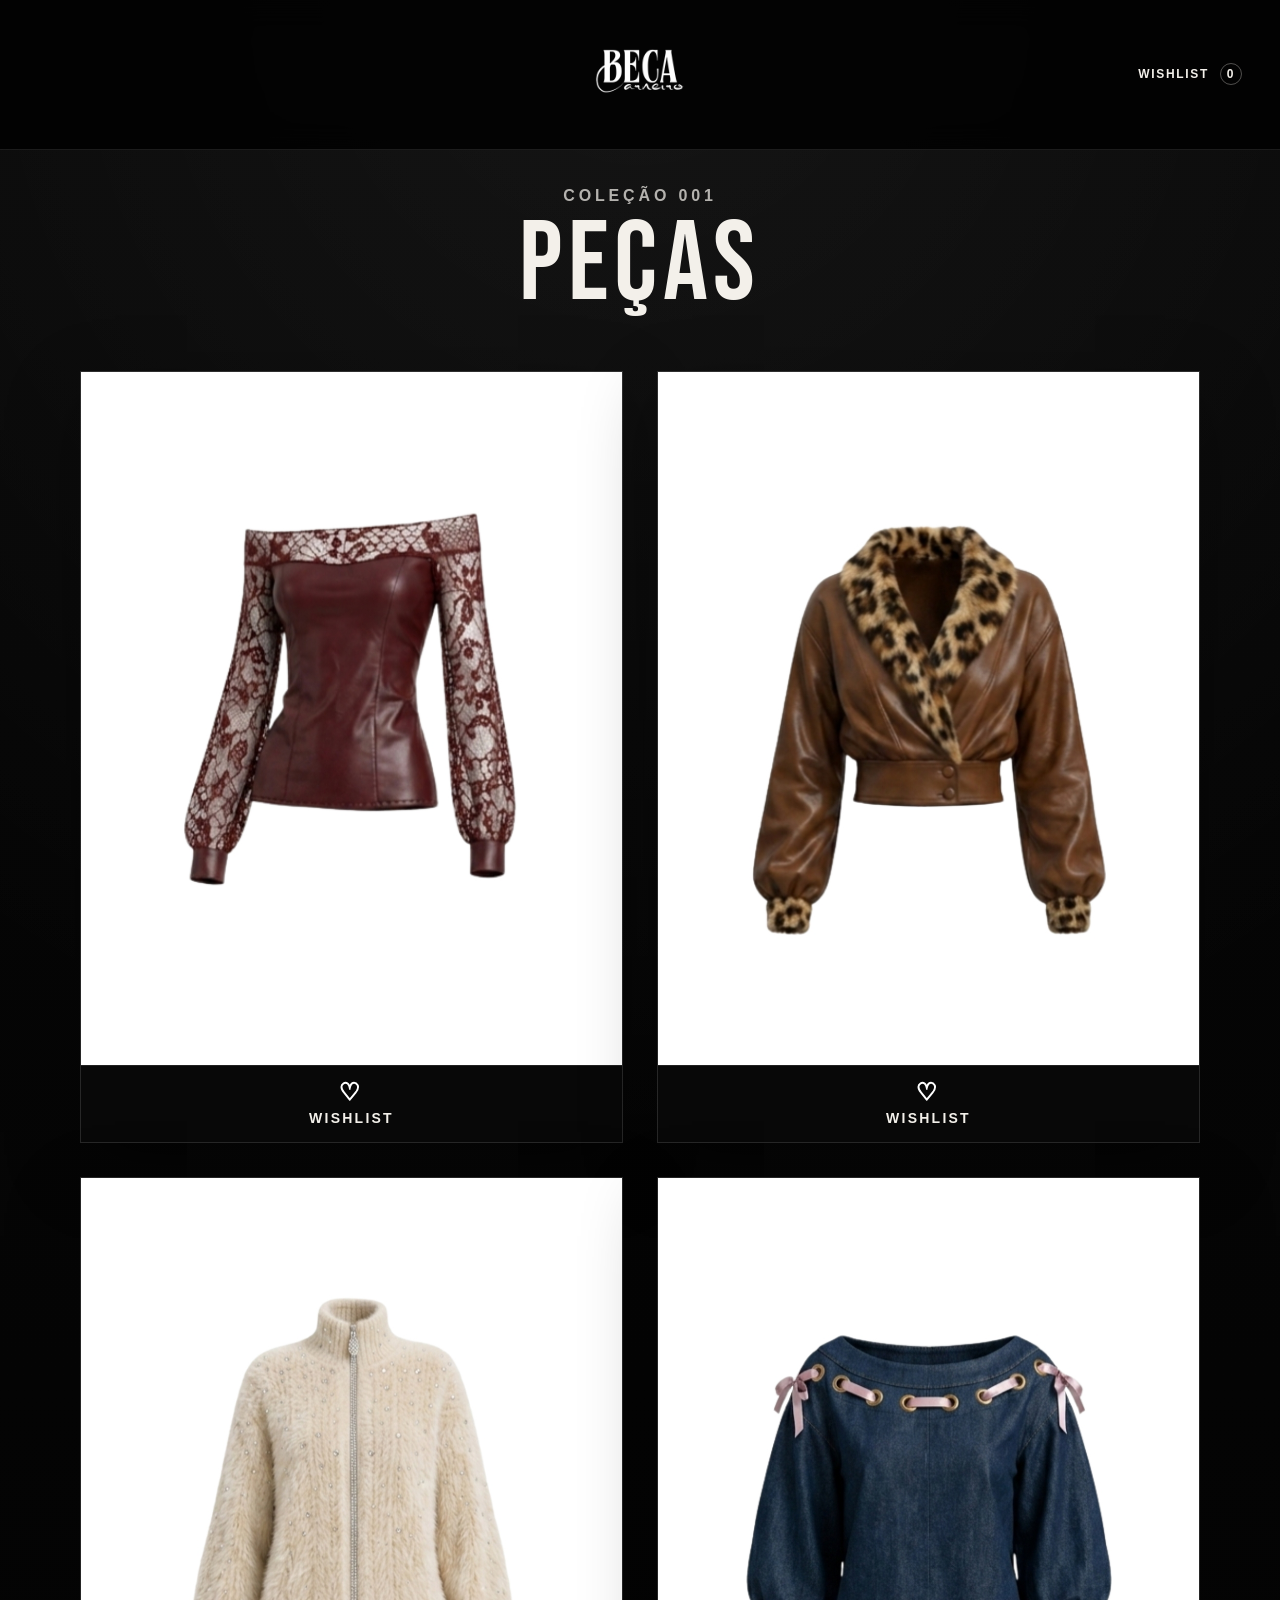
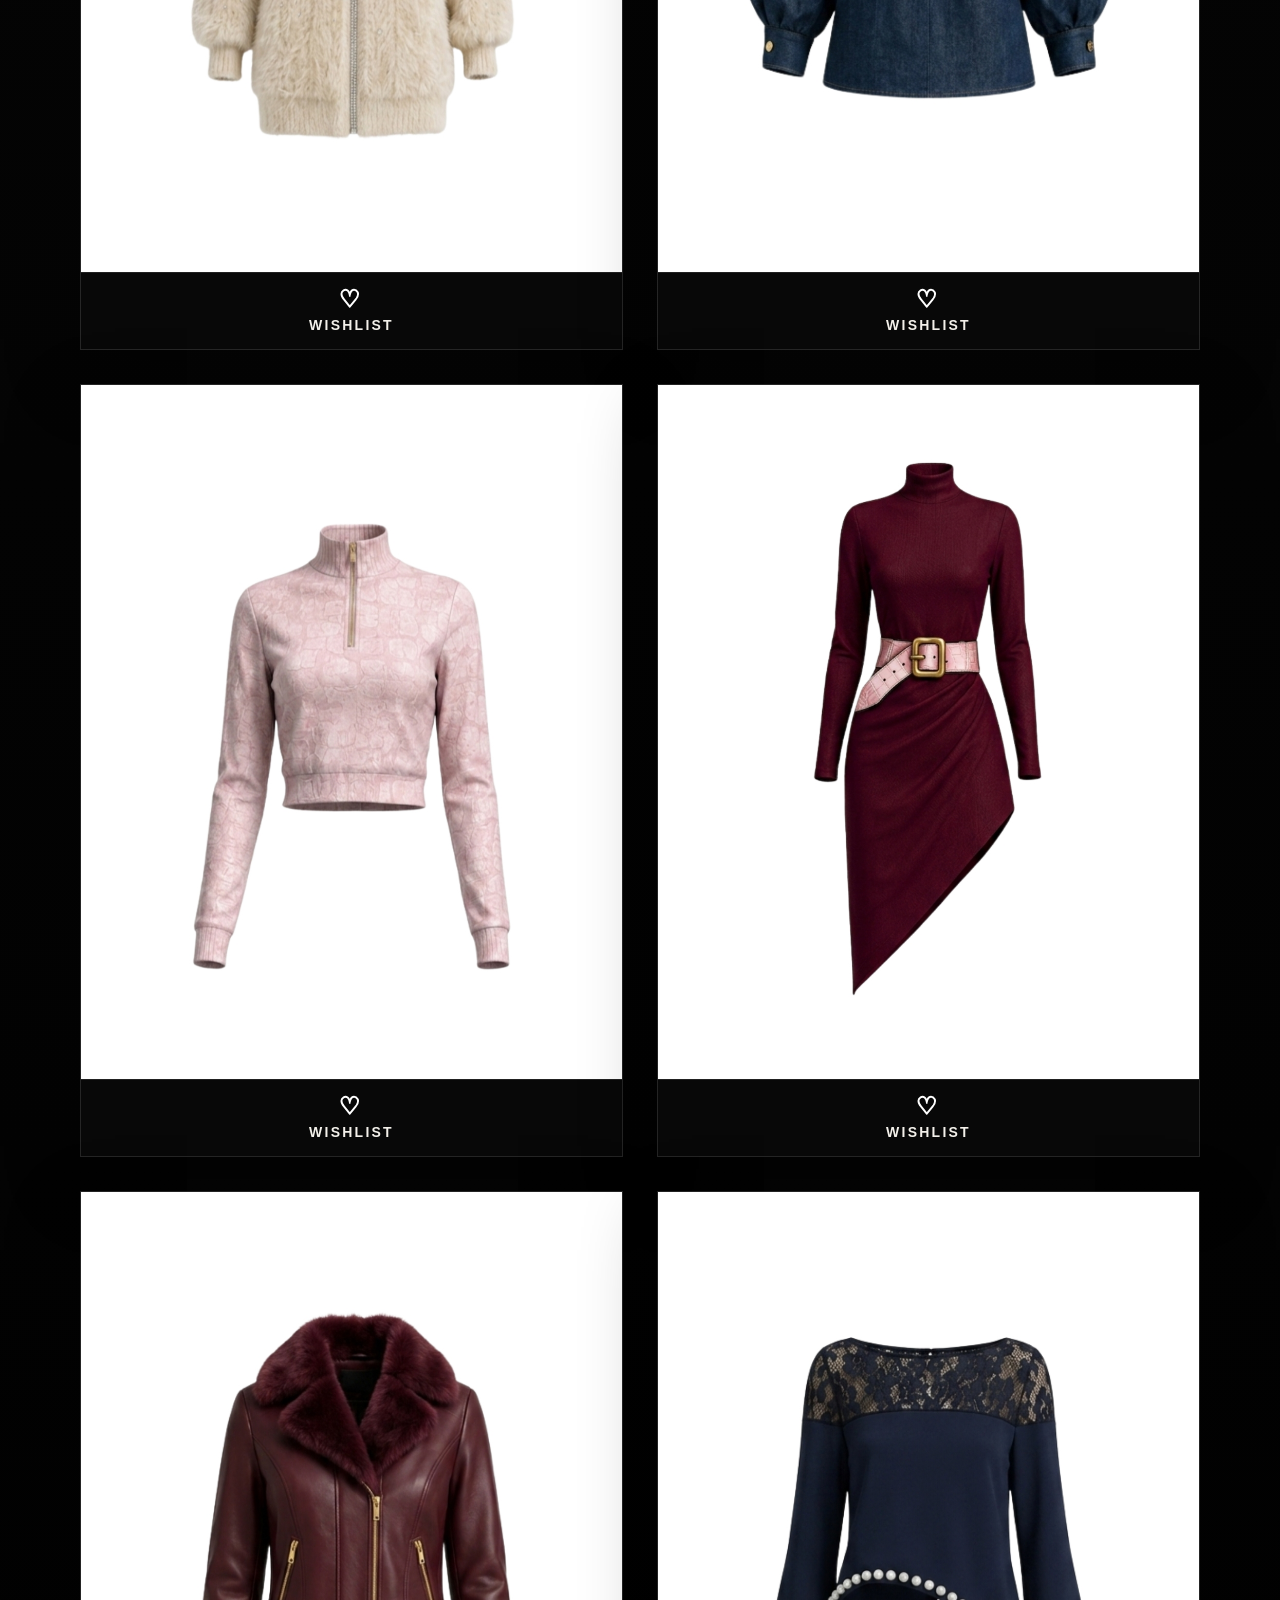
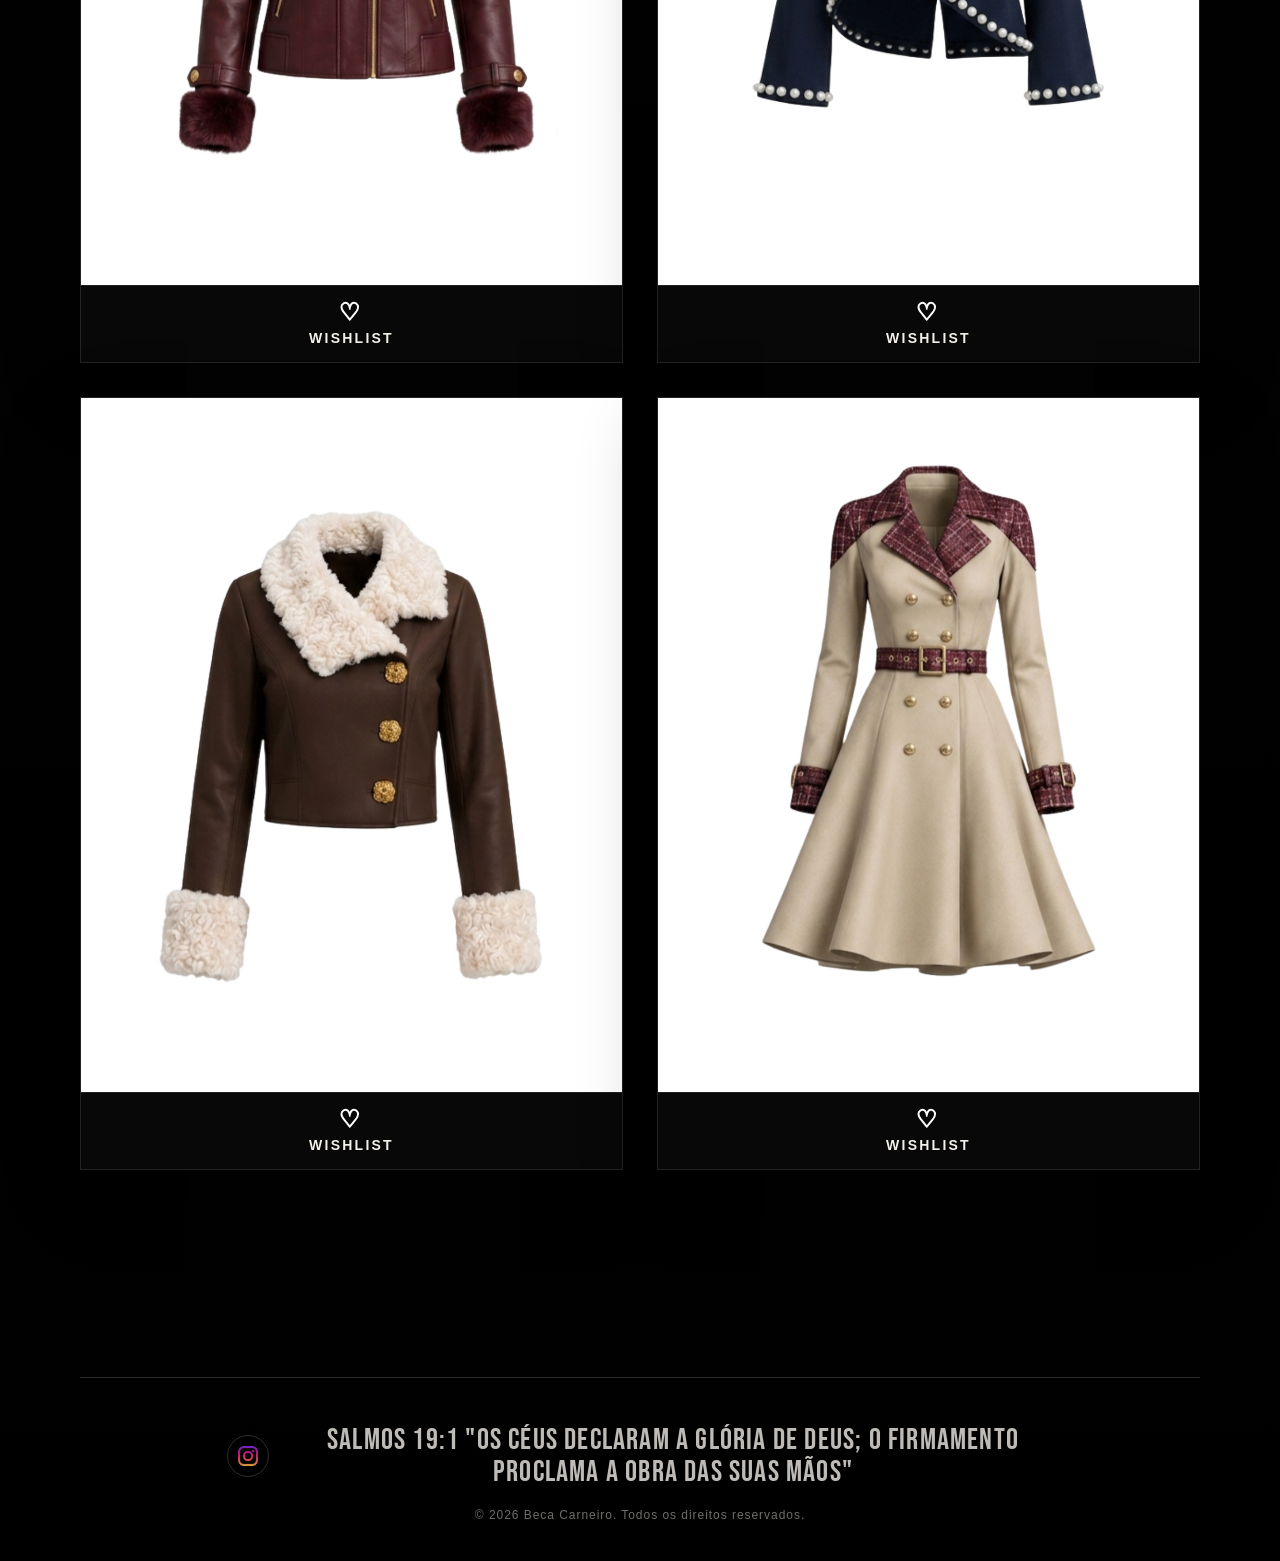
<file: colecao-001.html>
<!DOCTYPE html>
<html lang="pt-br">

<head>
    <meta charset="UTF-8">
    <meta name="viewport" content="width=device-width, initial-scale=1.0">
    <title>Coleção 001 | Beca Carneiro</title>
    <meta name="description" content="Peças da Coleção 001 Beca Carneiro.">
    <link rel="stylesheet" href="css/reset.css">
    <link rel="stylesheet" href="css/style.css">
    <link rel="stylesheet" href="css/responsivo.css">

    <link rel="apple-touch-icon" sizes="180x180" href="favicon_io/apple-touch-icon.png" />
    <link rel="icon" type="image/png" sizes="32x32" href="favicon_io/favicon-32x32.png" />
    <link rel="icon" type="image/png" sizes="16x16" href="favicon_io/favicon-16x16.png" />
    <link rel="manifest" href="favicon_io/site.webmanifest" />
</head>

<body>
    <header class="topo">
        <a class="topo-logo" href="index.html" aria-label="Voltar para a página inicial">
            <img src="assets/BECA-preto.png" alt="Beca Carneiro">
        </a>
        <a class="topo-wishlist" href="wishlist.html">Wishlist <span data-wishlist-count>0</span></a>
    </header>

    <main class="pagina-colecao">
        <section class="colecao-hero">
            <p>Coleção 001</p>
            <h1>Peças</h1>
        </section>

        <section class="pecas-grid" aria-label="Peças da Coleção 001">
            <article class="peca-card" id="look-001">
                <a class="peca-link" href="peca.html?look=1" aria-label="Ver detalhes da peça 001">
                    <img src="assets/looks1/WhatsApp Image 2026-05-26 at 21.13.23 (1).jpeg" alt="Peça 001 da Coleção 001">
                </a>
                <button class="wishlist-btn" type="button" data-wishlist-button data-look="1">Wishlist</button>
            </article>
            <article class="peca-card" id="look-002">
                <a class="peca-link" href="peca.html?look=2" aria-label="Ver detalhes da peça 002">
                    <img src="assets/looks2/WhatsApp Image 2026-05-26 at 21.13.20.jpeg" alt="Peça 002 da Coleção 001">
                </a>
                <button class="wishlist-btn" type="button" data-wishlist-button data-look="2">Wishlist</button>
            </article>
            <article class="peca-card" id="look-003">
                <a class="peca-link" href="peca.html?look=3" aria-label="Ver detalhes da peça 003">
                    <img src="assets/looks3/WhatsApp Image 2026-05-26 at 21.13.19 (1).jpeg" alt="Peça 003 da Coleção 001">
                </a>
                <button class="wishlist-btn" type="button" data-wishlist-button data-look="3">Wishlist</button>
            </article>
            <article class="peca-card" id="look-004">
                <a class="peca-link" href="peca.html?look=4" aria-label="Ver detalhes da peça 004">
                    <img src="assets/looks4/WhatsApp Image 2026-05-26 at 21.13.23 (1).jpeg" alt="Peça 004 da Coleção 001">
                </a>
                <button class="wishlist-btn" type="button" data-wishlist-button data-look="4">Wishlist</button>
            </article>
            <article class="peca-card" id="look-005">
                <a class="peca-link" href="peca.html?look=5" aria-label="Ver detalhes da peça 005">
                    <img src="assets/looks5/WhatsApp Image 2026-05-26 at 21.13.26 (1).jpeg" alt="Peça 005 da Coleção 001">
                </a>
                <button class="wishlist-btn" type="button" data-wishlist-button data-look="5">Wishlist</button>
            </article>
            <article class="peca-card" id="look-006">
                <a class="peca-link" href="peca.html?look=6" aria-label="Ver detalhes da peça 006">
                    <img src="assets/looks6/WhatsApp Image 2026-05-26 at 21.13.27.jpeg" alt="Peça 006 da Coleção 001">
                </a>
                <button class="wishlist-btn" type="button" data-wishlist-button data-look="6">Wishlist</button>
            </article>
            <article class="peca-card" id="look-007">
                <a class="peca-link" href="peca.html?look=7" aria-label="Ver detalhes da peça 007">
                    <img src="assets/looks7/WhatsApp Image 2026-05-26 at 21.13.32 (1).jpeg" alt="Peça 007 da Coleção 001">
                </a>
                <button class="wishlist-btn" type="button" data-wishlist-button data-look="7">Wishlist</button>
            </article>
            <article class="peca-card" id="look-008">
                <a class="peca-link" href="peca.html?look=8" aria-label="Ver detalhes da peça 008">
                    <img src="assets/looks8/WhatsApp Image 2026-05-26 at 21.13.31 (1).jpeg" alt="Peça 008 da Coleção 001">
                </a>
                <button class="wishlist-btn" type="button" data-wishlist-button data-look="8">Wishlist</button>
            </article>
            <article class="peca-card" id="look-009">
                <a class="peca-link" href="peca.html?look=9" aria-label="Ver detalhes da peça 009">
                    <img src="assets/looks9/WhatsApp Image 2026-05-26 at 21.13.31 (1).jpeg" alt="Peça 009 da Coleção 001">
                </a>
                <button class="wishlist-btn" type="button" data-wishlist-button data-look="9">Wishlist</button>
            </article>
            <article class="peca-card" id="look-010">
                <a class="peca-link" href="peca.html?look=10" aria-label="Ver detalhes da peça 010">
                    <img src="assets/looks10/WhatsApp Image 2026-05-26 at 21.13.33 (1).jpeg" alt="Peça 010 da Coleção 001">
                </a>
                <button class="wishlist-btn" type="button" data-wishlist-button data-look="10">Wishlist</button>
            </article>
           
        </section>
    </main>
    
     <footer>
        <div class="footer-logos">
            <a href="https://www.instagram.com/beccarneiro/?utm_source=ig_web_button_share_sheet" target="_blank" rel="noopener noreferrer">
                <img src="assets/instagram.png" alt="logo do instagram da marca Beca Carneiro">
            </a>
            <h2>Salmos 19:1 "Os céus declaram a glória de Deus; o firmamento proclama a obra das suas mãos"</h2>
        </div>
        
        <p>&copy; 2026 Beca Carneiro. Todos os direitos reservados.</p>
    </footer>

    <script src="js/wishlist.js"></script>
</body>

</html>
</file>
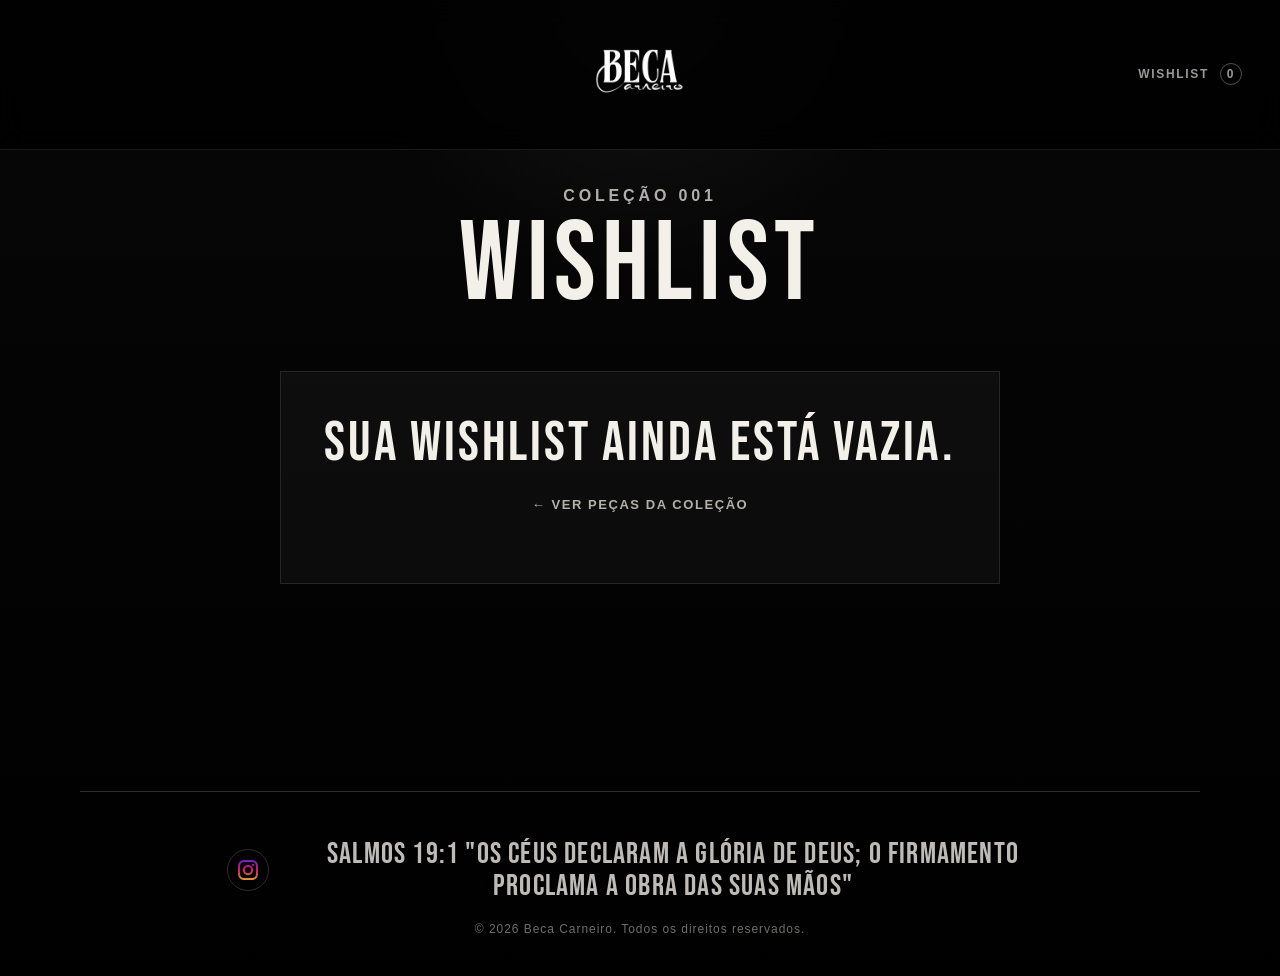
<file: wishlist.html>
<!DOCTYPE html>
<html lang="pt-br">

<head>
    <meta charset="UTF-8">
    <meta name="viewport" content="width=device-width, initial-scale=1.0">
    <title>Wishlist | Beca Carneiro</title>
    <meta name="description" content="Peças salvas na Wishlist da Coleção 001 Beca Carneiro.">
    <link rel="stylesheet" href="css/reset.css">
    <link rel="stylesheet" href="css/style.css">
    <link rel="stylesheet" href="css/responsivo.css">

    <link rel="apple-touch-icon" sizes="180x180" href="favicon_io/apple-touch-icon.png" />
    <link rel="icon" type="image/png" sizes="32x32" href="favicon_io/favicon-32x32.png" />
    <link rel="icon" type="image/png" sizes="16x16" href="favicon_io/favicon-16x16.png" />
    <link rel="manifest" href="favicon_io/site.webmanifest" />
</head>

<body>
    <header class="topo">
        <a class="topo-logo" href="index.html" aria-label="Voltar para a página inicial">
            <img src="assets/BECA-preto.png" alt="Beca Carneiro">
        </a>
        <a class="topo-wishlist" href="wishlist.html" aria-current="page">Wishlist <span data-wishlist-count>0</span></a>
    </header>

    <main class="pagina-wishlist">
        <section class="colecao-hero">
            <p>Coleção 001</p>
            <h1>Wishlist</h1>
        </section>

        <section class="wishlist-vazia" data-wishlist-empty hidden>
            <p>Sua wishlist ainda está vazia.</p>
            <a class="voltar-colecao" href="colecao-001.html">← Ver peças da coleção</a>
        </section>

        <section class="wishlist-grid" data-wishlist-list aria-label="Peças salvas"></section>
    </main>

     <footer>
        <div class="footer-logos">
            <a href="https://www.instagram.com/beccarneiro/?utm_source=ig_web_button_share_sheet" target="_blank" rel="noopener noreferrer">
                <img src="assets/instagram.png" alt="logo do instagram da marca Beca Carneiro">
            </a>
            <h2>Salmos 19:1 "Os céus declaram a glória de Deus; o firmamento proclama a obra das suas mãos"</h2>
        </div>
        
        <p>&copy; 2026 Beca Carneiro. Todos os direitos reservados.</p>
    </footer>

    <script src="js/wishlist.js"></script>
</body>

</html>
</file>
<file: css/style.css>
body {
  background:
    radial-gradient(circle at top, rgba(255, 255, 255, 0.06), transparent 24%),
    linear-gradient(180deg, #070707 0%, #030303 58%, #000 100%);
  color: #f3f0ea;
  padding-top: 100px;
}

@font-face {
  font-family: "BebasNeue-Regular";
  src: url(../fonts/BebasNeue-Regular.ttf) format("truetype");
  font-weight: normal;
  font-style: normal;
}

:root {
  --bebas: "BebasNeue-Regular";
  --paper: #f3f0ea;
  --muted: rgba(243, 240, 234, 0.72);
  --line: rgba(255, 255, 255, 0.1);
  --line-soft: rgba(255, 255, 255, 0.06);
  --panel: rgba(255, 255, 255, 0.03);
}

* {
  box-sizing: border-box;
}

html {
    overflow-x: hidden;
}

body {
    overflow-x: hidden;
}
/* gallery center style defined below */
.topo {
  position: fixed;
  top: 0;
  left: 0;
  z-index: 1000;
  width: 100%;
  min-height: 100px;
  display: flex;
  justify-content: center;
  align-items: center;
  padding: 18px 32px;
  background: rgba(0, 0, 0, 0.82);
  border-bottom: 1px solid var(--line);
  backdrop-filter: blur(14px);
}

.topo-logo {
  display: inline-flex;
  align-items: center;
}

.topo-logo img {
  width: 200px;
  display: block;
}

.topo-wishlist {
  position: absolute;
  right: clamp(16px, 4vw, 38px);
  top: 50%;
  transform: translateY(-50%);
  color: var(--paper);
  font-family: Arial, Helvetica, sans-serif;
  font-size: 12px;
  font-weight: 700;
  letter-spacing: 0.14em;
  text-decoration: none;
  text-transform: uppercase;
  transition: color 0.2s ease;
}

.topo-wishlist:hover,
.topo-wishlist:focus-visible,
.topo-wishlist[aria-current="page"] {
  color: rgba(243, 240, 234, 0.64);
}

.topo-wishlist span {
  display: inline-grid;
  place-items: center;
  min-width: 22px;
  min-height: 22px;
  margin-left: 6px;
  border: 1px solid rgba(243, 240, 234, 0.32);
  border-radius: 50%;
}

.topo-menu {
  display: flex;
  align-items: center;
  gap: 24px;
}

.topo-menu a {
  position: relative;
  color: var(--paper);
  font-family: var(--bebas);
  font-size: 28px;
  letter-spacing: 0.06em;
  text-decoration: none;
  transition: opacity 0.25s ease;
}

.topo-menu a::after {
  content: "";
  position: absolute;
  left: 0;
  bottom: -8px;
  width: 100%;
  height: 1px;
  background: rgba(255, 255, 255, 0.65);
  transform: scaleX(0);
  transform-origin: center;
  transition: transform 0.25s ease;
}

.topo-menu a:hover,
.topo-menu a[aria-current="page"] {
  opacity: 0.86;
}

.topo-menu a:hover::after,
.topo-menu a[aria-current="page"]::after {
  transform: scaleX(1);
}

.home {
  position: relative;
  min-height: calc(100vh - 100px);
  overflow: hidden;
  border-bottom: 1px solid var(--line-soft);
}

.home::before {
  content: "";
  position: absolute;
  inset: 0;
  background:
    linear-gradient(
      180deg,
      rgba(0, 0, 0, 0.1),
      rgba(0, 0, 0, 0.5) 78%,
      rgba(0, 0, 0, 0.75)
    ),
    linear-gradient(
      90deg,
      rgba(0, 0, 0, 0.34),
      transparent 45%,
      rgba(0, 0, 0, 0.26)
    );
  pointer-events: none;
}

.home video {
  display: block;
  width: 100%;
  height: calc(100vh - 100px);
  object-fit: cover;
  filter: saturate(0.8) contrast(1.04) brightness(0.8);
}

.galeria {
  padding: clamp(56px, 8vw, 84px) 0 0;
}

.galeria-icons {
  padding-top: clamp(34px, 6vw, 70px);
}

.galeria h2,
.sobre h2 {
  margin: 0 0 28px;
  text-align: center;
  color: var(--paper);
  font-size: clamp(52px, 6vw, 60px);
  line-height: 0.92;
  letter-spacing: 0.04em;
  font-family: var(--bebas);
}

.galeria-fts {
  margin-top: 0;
  padding: 12px 0 26px;
}

.carrossel-label {
  width: min(1120px, calc(100% - 48px));
  margin: 0 auto 10px;
  color: rgba(243, 240, 234, 0.72);
  font-family: Arial, Helvetica, sans-serif;
  font-size: 12px;
  font-weight: 700;
  line-height: 1;
  letter-spacing: 0.22em;
  text-align: left;
  text-transform: uppercase;
  margin-left: 100px;
  
}

.galeria-fts .slick-slide {
  padding: 0 6px;
}

.galeria-fts img {
  width: min(100%, 330px);
  margin: 0 auto;
  aspect-ratio: 0.78 / 1;
  object-fit: cover;
  display: block;
  border-radius: 18px;
  
  transform: scale(0.9);
  
 
  transition:
    filter .3s ease,
    opacity .3s ease,
    transform .3s ease,
    box-shadow .3s ease;
}



.galeria-fts .slick-prev:before,
.galeria-fts .slick-next:before {
  font-size: 34px;
  color: rgba(255, 255, 255, 0.7);
}

.galeria-fts .slick-prev {
  left: 26px;
  z-index: 1;
}

.galeria-fts .slick-next {
  right: 40px;
}

.sobre {
  width: min(980px, calc(100% - 48px));
  margin: clamp(72px, 10vw, 110px) auto 0;
  padding: 0;
}

.sobre h2 {
  font-size: clamp(44px, 8vw, 70px);
}
.sobre p {
  color: var(--paper);
  font-family: var(--bebas);
  font-size: clamp(22px, 3.5vw, 32px);
}

.sobre-intro {
  text-align: center;
  display: grid;
  gap: 18px;
  padding: 38px 34px;

  border-radius: 26px;
}

.sobre-destaque {
  max-width: 100%;
  margin: 0 auto;
  font-size: clamp(24px, 2.8vw, 32px);
  line-height: 1.18;
  color: var(--muted);
}

.colecoes-acesso {
  width: min(520px, calc(100% - 48px));
  margin: clamp(64px, 8vw, 96px) auto clamp(24px, 5vw, 48px);
  display: grid;
}

.colecao-card {
  position: relative;
  display: grid;
  place-items: center;
  min-height: clamp(112px, 12vw, 150px);
  padding: clamp(22px, 3vw, 32px) clamp(16px, 3vw, 34px);
  color: rgba(245, 242, 236, 0.92);
  text-decoration: none;
  text-transform: uppercase;
  background:
    linear-gradient(
      180deg,
      rgba(255, 255, 255, 0.035),
      rgba(255, 255, 255, 0.01)
    ),
    #070707;
  border: 2px solid rgba(151, 139, 116, 0.72);
  box-shadow:
    inset 0 0 0 5px #060606,
    inset 0 0 0 7px rgba(151, 139, 116, 0.38),
    0 26px 70px rgba(0, 0, 0, 0.32);
  overflow: hidden;
  isolation: isolate;
  transition:
    transform 0.24s ease,
    border-color 0.24s ease,
    box-shadow 0.24s ease;
}

.colecao-card::before,
.colecao-card::after {
  content: "";
  position: absolute;
  inset: 16px;
  pointer-events: none;
  z-index: -1;
}

.colecao-card::before {
  border: 1px solid rgba(151, 139, 116, 0.42);
  box-shadow: inset 0 0 26px rgba(255, 255, 255, 0.035);
}

.colecao-card::after {
  background:
    linear-gradient(
        135deg,
        rgba(151, 139, 116, 0.78) 0 2px,
        transparent 2px 10px,
        rgba(151, 139, 116, 0.54) 10px 12px,
        transparent 12px
      )
      top left / 48px 48px no-repeat,
    linear-gradient(
        225deg,
        rgba(151, 139, 116, 0.78) 0 2px,
        transparent 2px 10px,
        rgba(151, 139, 116, 0.54) 10px 12px,
        transparent 12px
      )
      top right / 48px 48px no-repeat,
    linear-gradient(
        45deg,
        rgba(151, 139, 116, 0.78) 0 2px,
        transparent 2px 10px,
        rgba(151, 139, 116, 0.54) 10px 12px,
        transparent 12px
      )
      bottom left / 48px 48px no-repeat,
    linear-gradient(
        315deg,
        rgba(151, 139, 116, 0.78) 0 2px,
        transparent 2px 10px,
        rgba(151, 139, 116, 0.54) 10px 12px,
        transparent 12px
      )
      bottom right / 48px 48px no-repeat;
}

.colecao-card:hover,
.colecao-card:focus-visible {
  transform: translateY(-4px);
  border-color: rgba(232, 222, 198, 0.86);
  box-shadow:
    inset 0 0 0 5px #060606,
    inset 0 0 0 7px rgba(232, 222, 198, 0.5),
    0 32px 86px rgba(0, 0, 0, 0.45);
}

.colecao-numero {
  display: block;
  font-family: Georgia, "Times New Roman", serif;
  font-size: clamp(32px, 4.6vw, 56px);
  line-height: 0.92;
  letter-spacing: 0.08em;
  text-align: center;
  text-shadow:
    0 2px 0 rgba(255, 255, 255, 0.12),
    0 8px 18px rgba(0, 0, 0, 0.7);
}

.colecao-acao {
  display: inline-flex;
  align-items: center;
  gap: 12px;
  margin-top: 16px;
  font-family: Arial, Helvetica, sans-serif;
  font-size: clamp(13px, 1.8vw, 20px);
  font-weight: 700;
  line-height: 1;
  letter-spacing: 0.12em;
  color: rgba(245, 242, 236, 0.86);
}

.pagina-colecao {
  padding-bottom: clamp(70px, 9vw, 120px);
}

.colecao-hero {
  width: min(1120px, calc(100% - 48px));
  margin: 0 auto;
  padding: clamp(54px, 8vw, 88px) 0 clamp(30px, 5vw, 54px);
  text-align: center;
}

.colecao-hero p {
  margin: 0 0 12px;
  font-family: Arial, Helvetica, sans-serif;
  font-size: clamp(13px, 1.5vw, 16px);
  font-weight: 700;
  letter-spacing: 0.24em;
  text-transform: uppercase;
  color: var(--muted);
}

.colecao-hero h1 {
  margin: 0;
  font-family: var(--bebas);
  font-size: clamp(62px, 9vw, 112px);
  font-weight: 400;
  line-height: 0.9;
  letter-spacing: 0.05em;
  text-transform: uppercase;
  color: var(--paper);
}

.pecas-grid {
  width: min(1120px, calc(100% - 48px));
  margin: 0 auto;
  display: grid;
  grid-template-columns: repeat(2, minmax(0, 1fr));
  gap: clamp(18px, 3vw, 34px);
}

.peca-card {
  min-width: 0;
  background: rgba(255, 255, 255, 0.035);
  border: 1px solid rgba(255, 255, 255, 0.1);
  box-shadow: 0 24px 70px rgba(0, 0, 0, 0.32);
  overflow: hidden;
}

.peca-card img {
  display: block;
  width: 100%;
  aspect-ratio: 0.78 / 1;
  object-fit: cover;
}

.peca-link {
  display: block;
  color: inherit;
  text-decoration: none;
  overflow: hidden;
}

.peca-link img {
  transition:
    transform 0.28s ease,
    filter 0.28s ease;
}

.peca-link:hover img,
.peca-link:focus-visible img {
  transform: scale(1.025);
  filter: brightness(0.86);
}

.wishlist-btn {
  width: 100%;
  min-height: 76px;
  display: flex;
  flex-direction: column;
  align-items: center;
  justify-content: center;
  gap: 6px;
  padding: 14px 20px 16px;
  border: 0;
  border-top: 1px solid rgba(255, 255, 255, 0.1);
  color: var(--paper);
  background: #080808;
  font-family: Arial, Helvetica, sans-serif;
  font-size: 14px;
  font-weight: 700;
  letter-spacing: 0.16em;
  text-transform: uppercase;
  cursor: pointer;
  transition: color 0.2s ease;
}

.wishlist-btn::before {
  content: "♡";
  display: block;
  color: transparent;
  -webkit-text-stroke: 1.4px #fff;
  font-size: 24px;
  line-height: 1;
  font-weight: 400;
}

.wishlist-btn:hover,
.wishlist-btn:focus-visible {
  color: rgba(245, 242, 236, 0.58);
  outline: none;
}

.wishlist-btn:hover::before,
.wishlist-btn:focus-visible::before {
  -webkit-text-stroke-color: rgba(245, 242, 236, 0.58);
}

.wishlist-btn.is-saved {
  color: var(--paper);
}

.wishlist-btn.is-saved::before {
  content: "♥";
  color: var(--paper);
  -webkit-text-stroke-color: var(--paper);
}

.pagina-peca {
  width: min(1180px, calc(100% - 48px));
  margin: 0 auto;
  padding: clamp(42px, 6vw, 76px) 0 clamp(72px, 9vw, 120px);
}

.voltar-colecao {
  display: inline-flex;
  margin-bottom: 28px;
  color: var(--muted);
  font-family: Arial, Helvetica, sans-serif;
  font-size: 13px;
  font-weight: 700;
  letter-spacing: 0.12em;
  text-decoration: none;
  text-transform: uppercase;
  transition: color 0.2s ease;
}

.voltar-colecao:hover,
.voltar-colecao:focus-visible {
  color: var(--paper);
}

.detalhe-peca {
  display: grid;
  grid-template-columns: minmax(0, 1.08fr) minmax(320px, 0.72fr);
  gap: clamp(28px, 5vw, 62px);
  align-items: start;
}

.peca-imagem-principal {
  position: relative;
  background: #f7f6f2;
  overflow: hidden;
}

.peca-slides img {
  display: block;
  width: 100%;
  aspect-ratio: 0.78 / 1;
  object-fit: contain;
}

.carrossel-seta {
  position: absolute;
  top: 50%;
  z-index: 2;
  width: 46px;
  height: 46px;
  display: grid;
  place-items: center;
  border: 1px solid rgba(0, 0, 0, 0.14);
  border-radius: 50%;
  color: #101010;
  background: rgba(255, 255, 255, 0.74);
  font-size: 34px;
  line-height: 1;
  cursor: pointer;
  transform: translateY(-50%);
  transition:
    background 0.2s ease,
    transform 0.2s ease;
}

.carrossel-seta:hover,
.carrossel-seta:focus-visible {
  background: #fff;
  transform: translateY(-50%) scale(1.06);
}

.carrossel-anterior {
  left: 18px;
}

.carrossel-proxima {
  right: 18px;
}

.peca-miniaturas {
  margin-top: 12px;
}

.peca-miniaturas .slick-slide {
  padding: 0 5px;
}

.peca-miniaturas .slick-slide > div {
  border: 1px solid transparent;
  background: rgba(255, 255, 255, 0.08);
  cursor: pointer;
  overflow: hidden;
}

.peca-miniaturas .slick-current > div {
  border-color: var(--paper);
}

.peca-miniaturas img {
  display: block;
  width: 100%;
  aspect-ratio: 0.78 / 1;
  object-fit: cover;
}

.peca-info {
  position: sticky;
  top: 124px;
  padding-top: 10px;
}

.peca-marca {
  margin: 0 0 16px;
  padding-top: 24px;
  border-top: 2px solid var(--paper);
  color: var(--paper);
  font-family: Arial, Helvetica, sans-serif;
  font-size: 14px;
  font-weight: 700;
  letter-spacing: 0.18em;
  text-transform: uppercase;
}

.peca-info h1 {
  margin: 0 0 14px;
  color: var(--paper);
  font-family: var(--bebas);
  font-size: clamp(50px, 7vw, 86px);
  font-weight: 400;
  line-height: 0.9;
  letter-spacing: 0.06em;
  text-transform: uppercase;
}

.peca-info p {
  margin: 0;
  color: var(--muted);
  font-family: Arial, Helvetica, sans-serif;
  font-size: 17px;
  line-height: 1.55;
}

.peca-detalhes {
  display: grid;
  gap: 14px;
  margin: 28px 0;
  padding: 0;
}

.peca-detalhes div {
  display: flex;
  justify-content: space-between;
  gap: 18px;
  padding-bottom: 12px;
  border-bottom: 1px solid rgba(255, 255, 255, 0.1);
}

.peca-detalhes dt,
.peca-detalhes dd {
  margin: 0;
  font-family: Arial, Helvetica, sans-serif;
  font-size: 14px;
}

.peca-detalhes dt {
  color: rgba(243, 240, 234, 0.5);
}

.peca-detalhes dd {
  color: var(--paper);
  text-align: right;
}

.wishlist-detalhe {
  border: 1px solid rgba(255, 255, 255, 0.16);
}

.pagina-wishlist {
  padding-bottom: clamp(72px, 9vw, 120px);
}

.wishlist-grid {
  width: min(1120px, calc(100% - 48px));
  margin: 0 auto;
  display: grid;
  grid-template-columns: repeat(2, minmax(0, 1fr));
  gap: clamp(18px, 3vw, 34px);
}

.wishlist-card {
  min-width: 0;
  background: rgba(255, 255, 255, 0.035);
  border: 1px solid rgba(255, 255, 255, 0.1);
  box-shadow: 0 24px 70px rgba(0, 0, 0, 0.32);
  overflow: hidden;
}

.wishlist-card img {
  display: block;
  width: 100%;
  aspect-ratio: 0.78 / 1;
  object-fit: cover;
}

.wishlist-card h2 {
  margin: 0;
  padding: 20px 18px 0;
  color: var(--paper);
  font-family: var(--bebas);
  font-size: clamp(34px, 5vw, 54px);
  font-weight: 400;
  letter-spacing: 0.06em;
  text-transform: uppercase;
}

.wishlist-vazia {
  width: min(720px, calc(100% - 48px));
  margin: 0 auto;
  padding: 44px 24px;
  text-align: center;
  border: 1px solid rgba(255, 255, 255, 0.1);
  background: rgba(255, 255, 255, 0.035);
}

.wishlist-vazia p {
  margin: 0 0 24px;
  color: var(--paper);
  font-family: var(--bebas);
  font-size: clamp(34px, 6vw, 56px);
  letter-spacing: 0.05em;
  text-transform: uppercase;
}

[hidden] {
  display: none !important;
}

footer {
    width: min(1120px, calc(100% - 48px));
    margin: clamp(56px, 8vw, 92px) auto 0;
    padding: clamp(28px, 5vw, 46px) 0 clamp(24px, 4vw, 38px);
    display: flex;
    flex-direction: column;
    align-items: center;
    gap: 18px;
    border-top: 1px solid rgba(243, 240, 234, 0.18);
    text-align: center;
}

footer p {
    margin: 0;
    color: rgba(243, 240, 234, 0.46);
    font-family: Arial, Helvetica, sans-serif;
    font-size: 12px;
    line-height: 1.4;
    letter-spacing: 0.08em;
}

.footer-logos {
    width: 100%;
    display: flex;
    align-items: center;
    justify-content: center;
    gap: clamp(14px, 3vw, 24px);
}

.footer-logos a {
    flex: 0 0 auto;
    display: inline-grid;
    place-items: center;
    width: 42px;
    height: 42px;
    border: 1px solid rgba(243, 240, 234, 0.18);
    border-radius: 50%;
    transition:
        border-color .2s ease,
        opacity .2s ease,
        transform .2s ease;
}

.footer-logos a:hover,
.footer-logos a:focus-visible {
    border-color: rgba(243, 240, 234, 0.56);
    opacity: 0.78;
    transform: translateY(-2px);
}

.footer-logos img {
    width: 20px;
    height: 20px;
    object-fit: contain;
}

.footer-logos h2 {
    max-width: 760px;
    margin: 0;
    color: rgba(243, 240, 234, 0.78);
    font-family: var(--bebas);
    font-size: clamp(20px, 2.4vw, 30px);
    font-weight: 400;
    line-height: 1.08;
    letter-spacing: 0.04em;
}
</file>
<file: css/responsivo.css>
@media (min-width: 1600px) {
    .galeria-imersiva {
        background-size: 1600px auto;
    }
}

@media (max-width: 1280px) {
    .home,
    .home video {
        min-height: calc(100svh - 92px);
        height: calc(100svh - 92px);
    }

    .galeria-fts {
        padding-bottom: 18px;
    }

    .palco-3d {
        left: 62%;
        bottom: clamp(88px, 11vh, 130px);
        width: clamp(320px, 42vw, 500px);
        height: 78vh;
    }

    .referencia-look {
        left: clamp(250px, 25vw, 330px);
        width: clamp(126px, 14vw, 170px);
    }
}

@media (max-width: 1024px) {
    body {
        padding-top: 92px;
    }

    .topo {
        min-height: 92px;
        padding: 16px 24px;
    }

    .topo-logo img {
        width: 170px;
    }

    .topo-wishlist {
        right: 18px;
        font-size: 11px;
        letter-spacing: 0.1em;
    }

    .galeria-imersiva {
        background-position: 48% center;
        background-size: auto 86svh;
    }

    .galeria-fts img {
        border-radius: 14px;
        width: min(100%, 300px);
    }

    .sobre-intro {
        padding: 30px 22px;
    }

    .looks-lista {
        right: 22px;
    }

    .pagina-peca {
        width: min(100% - 40px, 900px);
    }

    .detalhe-peca {
        grid-template-columns: 1fr;
        gap: 34px;
    }

    .peca-info {
        position: static;
        padding-top: 0;
    }

    .peca-marca {
        padding-top: 20px;
    }
}

@media (max-width: 900px) {
    .topo {
        grid-template-columns: 1fr auto;
    }

    .menu-principal {
        display: none;
    }

    .galeria-imersiva {
        background-position: 46% center;
        background-size: auto 82svh;
    }

    .palco-3d {
        left: 58%;
        bottom: 142px;
        width: min(72vw, 440px);
        height: 72vh;
    }

    .referencia-look {
        left: 28px;
        bottom: 260px;
        width: 112px;
    }

    .looks-lista {
        top: auto;
        right: auto;
        left: 28px;
        bottom: 28px;
        width: calc(100% - 56px);
        display: flex;
        align-items: end;
        gap: 14px;
        overflow-x: auto;
        overflow-y: hidden;
        padding-bottom: 2px;
    }

    .look-card {
        flex: 0 0 auto;
        width: 82px;
    }

    .look-card model-viewer {
        width: 80px;
    }

    .contador {
        display: none;
    }
}

@media (max-width: 760px) {
    .galeria h2,
    .sobre h2 {
        margin-bottom: 20px;
        font-size: clamp(42px, 13vw, 58px);
    }

    .galeria-fts .slick-slide {
        padding: 0 5px;
    }

    .galeria-fts img {
        aspect-ratio: 0.78 / 1;
        width: min(100%, 280px);
    }

    .carrossel-label {
        width: min(100% - 28px, 720px);
        margin-bottom: 8px;
        font-size: 11px;
        letter-spacing: 0.18em;
    }

    .sobre {
        width: min(100% - 28px, 620px);
    }

    .sobre-destaque {
        line-height: 1.22;
    }

    .colecoes-acesso {
        width: min(100% - 28px, 760px);
        gap: 18px;
    }

    .colecao-card {
        min-height: 112px;
    }

    .colecao-hero,
    .pecas-grid,
    .wishlist-grid {
        width: min(100% - 28px, 720px);
    }

    .pecas-grid,
    .wishlist-grid {
        gap: 18px;
    }

    .wishlist-btn {
        min-height: 68px;
        padding: 12px 14px 14px;
        font-size: 12px;
    }

    .wishlist-btn::before {
        font-size: 22px;
    }

    footer {
        width: min(100% - 28px, 720px);
        margin-top: 54px;
        padding-top: 30px;
    }

    .footer-logos {
        align-items: center;
        gap: 14px;
    }

    .footer-logos h2 {
        font-size: clamp(18px, 4vw, 24px);
    }

}

@media (max-width: 620px) {
    body {
        padding-top: 88px;
    }

    .topo {
        min-height: 88px;
        padding: 14px 16px;
    }

    .topo-logo img,
    .topo img {
        width: 140px;
    }

    .topo-wishlist {
        right: 12px;
    }

    .topo-wishlist span {
        min-width: 20px;
        min-height: 20px;
        margin-left: 2px;
    }

    .topo-menu {
        gap: 14px;
    }

    .topo-menu a {
        font-size: 20px;
    }

    .home {
        min-height: calc(100svh - 88px);
    }

    .home video {
        height: calc(100svh - 88px);
    }

    .galeria {
        padding-top: 56px;
    }

    .galeria-fts img {
        width: min(100%, 250px);
    }

    .galeria-icons {
        padding-top: 34px;
    }

    .galeria-imersiva {
        background-position: 43% center;
        background-size: auto 78svh;
    }

    .palco-3d {
        left: 60%;
        bottom: 150px;
        width: min(76vw, 340px);
        height: 62vh;
    }

    .referencia-look {
        left: 22px;
        bottom: 268px;
        width: 92px;
        padding: 5px;
    }

    .look-info {
        left: 22px;
        bottom: 150px;
        max-width: 270px;
    }

    .look-kicker {
        margin-bottom: 10px;
        font-size: 13px;
    }

    .look-info h1 {
        font-size: 54px;
    }

    .linha-decorativa {
        width: 210px;
        margin-top: 22px;
    }

    .looks-lista {
        left: 20px;
        bottom: 20px;
        width: calc(100% - 40px);
    }

    .look-card {
        width: 70px;
    }

    .look-card span {
        font-size: 12px;
    }

    .look-card model-viewer {
        width: 68px;
    }

    .setas {
        display: none;
    }

    .sobre {
        margin-top: 62px;
    }

    .sobre-intro {
        padding: 22px;
        border-radius: 20px;
    }

    .sobre p {
        font-size: 21px;
    }

    .colecoes-acesso {
        margin-top: 54px;
    }

    .colecao-card {
        min-height: 104px;
        padding: 22px 16px;
        box-shadow:
            inset 0 0 0 4px #060606,
            inset 0 0 0 6px rgba(151, 139, 116, 0.38),
            0 22px 54px rgba(0, 0, 0, 0.3);
    }

    .colecao-card::before,
    .colecao-card::after {
        inset: 12px;
    }

    .colecao-hero {
        padding: 46px 0 28px;
    }

    .colecao-hero h1 {
        font-size: clamp(54px, 16vw, 86px);
    }

    .colecao-hero p {
        font-size: 12px;
        letter-spacing: 0.18em;
    }

    .pagina-peca {
        width: min(100% - 24px, 620px);
        padding-top: 34px;
    }

    .voltar-colecao {
        margin-bottom: 20px;
        font-size: 11px;
        letter-spacing: 0.08em;
    }

    .carrossel-seta {
        width: 38px;
        height: 38px;
        font-size: 28px;
    }

    .carrossel-anterior {
        left: 10px;
    }

    .carrossel-proxima {
        right: 10px;
    }

    .peca-miniaturas {
        margin-top: 8px;
    }

    .peca-miniaturas .slick-slide {
        padding: 0 4px;
    }

    .peca-info h1 {
        font-size: clamp(48px, 15vw, 70px);
    }

    .peca-info p {
        font-size: 15px;
    }

    .wishlist-vazia {
        width: min(100% - 28px, 620px);
        padding: 34px 18px;
    }

}

@media (max-width: 480px) {
    body {
        padding-top: 78px;
    }

    .topo {
        min-height: 74px;
        padding: 12px 14px;
    }

    .topo-logo img,
    .topo img {
        width: 118px;
    }

    .galeria-imersiva {
        background-position: 42% center;
        background-size: auto 76svh;
    }

    .palco-3d {
        left: 61%;
        bottom: 138px;
        width: min(82vw, 320px);
        height: 60vh;
    }

    .referencia-look {
        bottom: 250px;
        width: 82px;
    }

    .look-info {
        bottom: 140px;
        max-width: 230px;
    }

    .look-info h1 {
        font-size: 48px;
    }

    .look-card {
        width: 66px;
    }

    .look-card model-viewer {
        width: 64px;
    }
}
@media (min-width: 1600px) {
    .galeria-imersiva {
        background-size: 1600px auto;
    }
}

@media (max-width: 1280px) {
    .home,
    .home video {
        min-height: calc(100svh - 92px);
        height: calc(100svh - 92px);
    }

    .galeria-fts {
        padding-bottom: 18px;
    }

    .palco-3d {
        left: 62%;
        bottom: clamp(88px, 11vh, 130px);
        width: clamp(320px, 42vw, 500px);
        height: 78vh;
    }

    .referencia-look {
        left: clamp(250px, 25vw, 330px);
        width: clamp(126px, 14vw, 170px);
    }
}

@media (max-width: 1024px) {
    body {
        padding-top: 92px;
    }

    .topo {
        min-height: 92px;
        padding: 16px 24px;
    }

    .topo-logo img {
        width: 170px;
    }

    .topo-wishlist {
        right: 18px;
        font-size: 11px;
        letter-spacing: 0.1em;
    }

    .galeria-imersiva {
        background-position: 48% center;
        background-size: auto 86svh;
    }

    .galeria-fts img {
        border-radius: 14px;
        width: min(100%, 300px);
    }

    .sobre-intro {
        padding: 30px 22px;
    }

    .looks-lista {
        right: 22px;
    }

    .pagina-peca {
        width: min(100% - 40px, 900px);
    }

    .detalhe-peca {
        grid-template-columns: 1fr;
        gap: 34px;
    }

    .peca-info {
        position: static;
        padding-top: 0;
    }

    .peca-marca {
        padding-top: 20px;
    }
}

@media (max-width: 900px) {
    .topo {
        grid-template-columns: 1fr auto;
    }

    .menu-principal {
        display: none;
    }

    .galeria-imersiva {
        background-position: 46% center;
        background-size: auto 82svh;
    }

    .palco-3d {
        left: 58%;
        bottom: 142px;
        width: min(72vw, 440px);
        height: 72vh;
    }

    .referencia-look {
        left: 28px;
        bottom: 260px;
        width: 112px;
    }

    .looks-lista {
        top: auto;
        right: auto;
        left: 28px;
        bottom: 28px;
        width: calc(100% - 56px);
        display: flex;
        align-items: end;
        gap: 14px;
        overflow-x: auto;
        overflow-y: hidden;
        padding-bottom: 2px;
    }

    .look-card {
        flex: 0 0 auto;
        width: 82px;
    }

    .look-card model-viewer {
        width: 80px;
    }

    .contador {
        display: none;
    }
}

@media (max-width: 760px) {
    .galeria h2,
    .sobre h2 {
        margin-bottom: 20px;
        font-size: clamp(42px, 13vw, 58px);
    }

    .galeria-fts .slick-slide {
        padding: 0 5px;
    }

    .galeria-fts img {
        aspect-ratio: 0.78 / 1;
        width: min(100%, 280px);
    }

    .carrossel-label {
        width: min(100% - 28px, 720px);
        margin-bottom: 8px;
        font-size: 11px;
        letter-spacing: 0.18em;
    }

    .sobre {
        width: min(100% - 28px, 620px);
    }

    .sobre-destaque {
        line-height: 1.22;
    }

    .colecoes-acesso {
        width: min(100% - 28px, 760px);
        gap: 18px;
    }

    .colecao-card {
        min-height: 112px;
    }

    .colecao-hero,
    .pecas-grid,
    .wishlist-grid {
        width: min(100% - 28px, 720px);
    }

    .pecas-grid,
    .wishlist-grid {
        gap: 18px;
    }

    .wishlist-btn {
        min-height: 68px;
        padding: 12px 14px 14px;
        font-size: 12px;
    }

    .wishlist-btn::before {
        font-size: 22px;
    }

    footer {
        width: min(100% - 28px, 720px);
        margin-top: 54px;
        padding-top: 30px;
    }

    .footer-logos {
        align-items: center;
        gap: 14px;
    }

    .footer-logos h2 {
        font-size: clamp(18px, 4vw, 24px);
    }

}

@media (max-width: 620px) {
    body {
        padding-top: 88px;
    }

    .topo {
        min-height: 88px;
        padding: 14px 16px;
    }

    .topo-logo img,
    .topo img {
        width: 140px;
    }

    .topo-wishlist {
        right: 12px;
    }

    .topo-wishlist span {
        min-width: 20px;
        min-height: 20px;
        margin-left: 2px;
    }

    .topo-menu {
        gap: 14px;
    }

    .topo-menu a {
        font-size: 20px;
    }

    .home {
        min-height: calc(100svh - 88px);
    }

    .home video {
        height: calc(100svh - 88px);
    }

    .galeria {
        padding-top: 56px;
    }

    /* keep default gallery sizing from global styles; remove local scale/translate overrides */

    .galeria-icons {
        padding-top: 34px;
    }

    .galeria-imersiva {
        background-position: 43% center;
        background-size: auto 78svh;
    }

    .palco-3d {
        left: 60%;
        bottom: 150px;
        width: min(76vw, 340px);
        height: 62vh;
    }

    .referencia-look {
        left: 22px;
        bottom: 268px;
        width: 92px;
        padding: 5px;
    }

    .look-info {
        left: 22px;
        bottom: 150px;
        max-width: 270px;
    }

    .look-kicker {
        margin-bottom: 10px;
        font-size: 13px;
    }

    .look-info h1 {
        font-size: 54px;
    }

    .linha-decorativa {
        width: 210px;
        margin-top: 22px;
    }

    .looks-lista {
        left: 20px;
        bottom: 20px;
        width: calc(100% - 40px);
    }

    .look-card {
        width: 70px;
    }

    .look-card span {
        font-size: 12px;
    }

    .look-card model-viewer {
        width: 68px;
    }

    .setas {
        display: none;
    }

    .sobre {
        margin-top: 62px;
    }

    .sobre-intro {
        padding: 22px;
        border-radius: 20px;
    }

    .sobre p {
        font-size: 18px;
    }

    .colecoes-acesso {
        margin-top: 54px;
    }

    .colecao-card {
        min-height: 104px;
        padding: 22px 16px;
        box-shadow:
            inset 0 0 0 4px #060606,
            inset 0 0 0 6px rgba(151, 139, 116, 0.38),
            0 22px 54px rgba(0, 0, 0, 0.3);
    }

    .colecao-card::before,
    .colecao-card::after {
        inset: 12px;
    }

    .colecao-hero {
        padding: 46px 0 28px;
    }

    .colecao-hero h1 {
        font-size: clamp(54px, 16vw, 86px);
    }

    .colecao-hero p {
        font-size: 12px;
        letter-spacing: 0.18em;
    }

    .pagina-peca {
        width: min(100% - 24px, 620px);
        padding-top: 34px;
    }

    .voltar-colecao {
        margin-bottom: 20px;
        font-size: 11px;
        letter-spacing: 0.08em;
    }

    .carrossel-seta {
        width: 38px;
        height: 38px;
        font-size: 28px;
    }

    .carrossel-anterior {
        left: 10px;
    }

    .carrossel-proxima {
        right: 10px;
    }

    .peca-miniaturas {
        margin-top: 8px;
    }

    .peca-miniaturas .slick-slide {
        padding: 0 4px;
    }

    .peca-info h1 {
        font-size: clamp(48px, 15vw, 70px);
    }

    .peca-info p {
        font-size: 15px;
    }

    .wishlist-vazia {
        width: min(100% - 28px, 620px);
        padding: 34px 18px;
    }

    footer {
        gap: 14px;
        padding-bottom: 26px;
    }

    .footer-logos {
        flex-direction: column;
    }

    .footer-logos a {
        width: 38px;
        height: 38px;
    }

    .footer-logos img {
        width: 18px;
        height: 18px;
    }

    footer p {
        max-width: 260px;
        font-size: 11px;
        letter-spacing: 0.05em;
    }

}

@media (max-width: 480px) {
    body {
        padding-top: 78px;
    }

    .topo {
        min-height: 74px;
        padding: 12px 14px;
    }

    .topo-logo img,
    .topo img {
        width: 118px;
    }

    .galeria-imersiva {
        background-position: 42% center;
        background-size: auto 76svh;
    }

    .palco-3d {
        left: 61%;
        bottom: 138px;
        width: min(82vw, 320px);
        height: 60vh;
    }

    .referencia-look {
        bottom: 250px;
        width: 82px;
    }

    .look-info {
        bottom: 140px;
        max-width: 230px;
    }

    .look-info h1 {
        font-size: clamp(26px, 11vw, 40px);
    }

    .look-card {
        width: 66px;
    }

    .look-card model-viewer {
        width: 64px;
    }
}

@media (max-width: 420px) {
    body {
        padding-top: 76px;
    }

    .topo {
        min-height: 76px;
        padding: 12px 14px;
    }

    .home,
    .home video {
        min-height: calc(100svh - 76px);
        height: calc(100svh - 76px);
    }

    .galeria {
        padding-top: 46px;
    }

    .galeria-fts img {
        width: min(100%, 230px);
    }

    .carrossel-label {
        width: min(100% - 20px, 420px);
        font-size: 10px;
        margin-left: 30px;
        margin-top: 30px;
    }

    .galeria-imersiva {
        background-position: 40% center;
        background-size: auto 74svh;
    }

    .palco-3d {
        left: 62%;
        bottom: 132px;
        width: min(86vw, 300px);
        height: 58vh;
    }

    .referencia-look {
        bottom: 238px;
        width: 76px;
    }

    .look-info {
        bottom: 130px;
        max-width: 210px;
    }

    .look-info h1 {
        font-size: clamp(24px, 11vw, 36px);
    }

    .sobre-intro {
        padding: 12px 4px;
    }

    .sobre p {
        font-size: 17px;
    }

    .colecoes-acesso {
        width: min(100% - 20px, 620px);
        grid-template-columns: 1fr;
        gap: 14px;
    }

    .colecao-card {
        min-height: 104px;
    }

    .colecao-numero {
        font-size: clamp(34px, 13vw, 52px);
        letter-spacing: 0.05em;
    }

    .colecao-acao {
        margin-top: 14px;
        gap: 10px;
        font-size: clamp(14px, 5vw, 19px);
        letter-spacing: 0.08em;
    }

    .colecao-hero,
    .pecas-grid {
        width: min(100% - 20px, 620px);
    }

    .pecas-grid {
        grid-template-columns: 1fr !important;
    }

    .wishlist-grid {
        width: min(100% - 20px, 620px);
        grid-template-columns: 1fr;
    }

    .pagina-peca {
        width: min(100% - 20px, 620px);
        padding-top: 26px;
    }

    .detalhe-peca {
        grid-template-columns: 1fr;
        gap: 24px;
    }

    .peca-info {
        position: static;
    }

    .peca-slides img,
    .peca-imagem-principal img {
        aspect-ratio: 0.82 / 1;
    }

    .peca-detalhes {
        margin: 22px 0;
    }

    .peca-detalhes div {
        gap: 12px;
    }

    .wishlist-card h2 {
        padding: 16px 14px 0;
    }

    .pagina-wishlist {
        padding-bottom: 72px;
    }

    footer {
        width: min(100% - 20px, 420px);
        margin-top: 42px;
        padding-top: 24px;
    }

    .footer-logos h2 {
        max-width: 300px;
        font-size: clamp(16px, 5vw, 20px);
        line-height: 1.12;
    }

}

@media (max-width: 360px) {
    .topo-wishlist {
        font-size: 10px;
        letter-spacing: 0.06em;
    }

    .topo-wishlist span {
        min-width: 18px;
        min-height: 18px;
    }

    .colecao-card {
        min-height: 96px;
        padding: 18px 12px;
    }

    .colecao-card::before,
    .colecao-card::after {
        inset: 10px;
    }

    .colecao-numero {
        font-size: 34px;
    }

    .colecao-acao {
        font-size: 13px;
    }

    .wishlist-btn {
        min-height: 64px;
        letter-spacing: 0.12em;
    }

    .carrossel-seta {
        width: 34px;
        height: 34px;
        font-size: 25px;
    }

    .footer-logos h2 {
        max-width: 260px;
        font-size: 16px;
    }

    .palco-3d {
        left: 63%;
        bottom: 124px;
        width: 88vw;
        height: 56vh;
    }

    .referencia-look {
        display: none;
    }

    .look-info {
        bottom: 122px;
    }

    .look-info h1 {
        font-size: clamp(22px, 11vw, 34px);
    }

    .look-card {
        width: 60px;
    }

   
}

@media (max-height: 720px) and (min-width: 700px) {
    .look-info {
        bottom: clamp(120px, 18vh, 180px);
    }

    .palco-3d {
        bottom: clamp(70px, 9vh, 110px);
        height: 76vh;
    }

    .referencia-look {
        bottom: 220px;
        width: 120px;
    }

    .looks-lista {
        top: 120px;
        max-height: calc(100svh - 150px);
    }
}

@media (orientation: landscape) and (max-height: 520px) {
    body {
        padding-top: 70px;
    }

    .topo {
        min-height: 70px;
        padding: 10px 16px;
    }

    .topo-logo img,
    .topo img {
        width: 112px;
    }

    .galeria-imersiva {
        min-height: calc(100svh - 70px);
    }

    .look-info {
        bottom: 36px;
        max-width: 190px;
    }

    .look-info h1 {
        font-size: 40px;
    }

    .referencia-look {
        display: none;
    }

    .palco-3d {
        left: 56%;
        bottom: 18px;
        width: min(34vw, 250px);
        height: 82vh;
    }

    .looks-lista {
        top: 82px;
        right: 12px;
        bottom: auto;
        left: auto;
        width: 80px;
        max-height: calc(100svh - 92px);
        display: grid;
        overflow-x: hidden;
        overflow-y: auto;
    }

    .look-card {
        width: 64px;
    }

    .look-card model-viewer {
        width: 62px;
    }
}

@media (max-width: 620px) {
    .pagina-peca {
        width: min(100% - 20px, 560px);
        padding-top: 22px;
        padding-bottom: 56px;
    }

    .detalhe-peca {
        display: grid;
        grid-template-columns: 1fr;
        gap: 18px;
    }

    .peca-imagem-principal {
        max-height: 58svh;
        background: #f7f6f2;
    }

    .peca-slides,
    .peca-slides .slick-list,
    .peca-slides .slick-track,
    .peca-slides .slick-slide,
    .peca-slides .slick-slide > div {
        max-height: 58svh;
    }

    .peca-slides img {
        width: 100%;
        height: min(58svh, 430px);
        aspect-ratio: auto;
        object-fit: contain;
    }

    .peca-miniaturas {
        margin-top: 8px;
    }

    .peca-miniaturas img {
        height: 72px;
        aspect-ratio: auto;
        object-fit: cover;
    }

    .peca-info {
        position: static;
        padding-top: 0;
    }

    .peca-marca {
        margin-bottom: 10px;
        padding-top: 16px;
        font-size: 11px;
        letter-spacing: 0.12em;
    }

    .peca-info h1 {
        margin-bottom: 10px;
        font-size: clamp(38px, 12vw, 56px);
        line-height: 0.92;
    }

    .peca-info p {
        font-size: 14px;
        line-height: 1.45;
    }

    .peca-detalhes {
        gap: 10px;
        margin: 18px 0;
    }

    .peca-detalhes div {
        padding-bottom: 10px;
    }

    .peca-detalhes dt,
    .peca-detalhes dd {
        font-size: 12px;
    }

    .wishlist-detalhe {
        min-height: 62px;
    }
}

@media (max-width: 420px) {
    .pagina-peca {
        width: min(100% - 16px, 420px);
        padding-top: 18px;
    }

    .voltar-colecao {
        margin-bottom: 14px;
        font-size: 10px;
    }

    .peca-imagem-principal,
    .peca-slides,
    .peca-slides .slick-list,
    .peca-slides .slick-track,
    .peca-slides .slick-slide,
    .peca-slides .slick-slide > div {
        max-height: 52svh;
    }

    .peca-slides img {
        height: min(52svh, 360px);
    }

    .peca-miniaturas img {
        height: 58px;
    }

    .carrossel-seta {
        width: 32px;
        height: 32px;
        font-size: 24px;
    }

    .carrossel-anterior {
        left: 8px;
    }

    .carrossel-proxima {
        right: 8px;
    }

    .peca-info h1 {
        font-size: clamp(34px, 11vw, 48px);
    }
}

@media (max-width: 1024px) {
    .pagina-peca {
        width: min(100% - 32px, 760px);
        padding-top: 28px;
    }

    .detalhe-peca {
        grid-template-columns: 1fr;
        gap: 22px;
    }

    .peca-carrossel,
    .peca-info {
        width: 100%;
        max-width: 760px;
        margin: 0 auto;
    }

    .peca-info {
        position: static;
        padding-top: 0;
    }

    .peca-imagem-principal,
    .peca-slides,
    .peca-slides .slick-list,
    .peca-slides .slick-track,
    .peca-slides .slick-slide,
    .peca-slides .slick-slide > div {
        height: clamp(390px, 62vw, 560px);
        max-height: none;
    }

    .peca-slides img {
        width: 100%;
        height: clamp(390px, 62vw, 560px);
        aspect-ratio: auto;
        object-fit: contain;
    }
}

@media (max-width: 700px) {
    .pagina-peca {
        width: min(100% - 18px, 520px);
        padding-top: 14px;
        padding-bottom: 46px;
    }

    .voltar-colecao {
        margin-bottom: 10px;
        font-size: 10px;
        letter-spacing: 0.06em;
    }

    .detalhe-peca {
        gap: 16px;
    }

    .peca-imagem-principal,
    .peca-slides,
    .peca-slides .slick-list,
    .peca-slides .slick-track,
    .peca-slides .slick-slide,
    .peca-slides .slick-slide > div {
        height: clamp(245px, 78vw, 330px);
    }

    .peca-slides img {
        height: clamp(245px, 78vw, 330px);
        object-fit: contain;
    }

    .peca-miniaturas {
        margin-top: 7px;
    }

    .peca-miniaturas .slick-slide {
        padding: 0 3px;
    }

    .peca-miniaturas img {
        height: clamp(48px, 16vw, 64px);
        aspect-ratio: auto;
        object-fit: cover;
    }

    .carrossel-seta {
        width: 30px;
        height: 30px;
        font-size: 22px;
    }

    .carrossel-anterior {
        left: 8px;
    }

    .carrossel-proxima {
        right: 8px;
    }

    .peca-marca {
        margin-bottom: 8px;
        padding-top: 14px;
        font-size: 10px;
        letter-spacing: 0.14em;
    }

    .peca-info h1 {
        margin-bottom: 8px;
        font-size: clamp(34px, 11vw, 46px);
        line-height: 0.95;
    }

    .peca-info p {
        display: -webkit-box;
        overflow: hidden;
        font-size: 13px;
        line-height: 1.35;
        -webkit-line-clamp: 3;
        -webkit-box-orient: vertical;
    }

    .peca-detalhes {
        gap: 8px;
        margin: 14px 0;
    }

    .peca-detalhes div {
        padding-bottom: 8px;
    }

    .peca-detalhes dt,
    .peca-detalhes dd {
        font-size: 11px;
    }

    .wishlist-detalhe {
        min-height: 58px;
    }
}

@media (max-width: 390px) {
    .pagina-peca {
        width: min(100% - 14px, 390px);
    }

    .peca-imagem-principal,
    .peca-slides,
    .peca-slides .slick-list,
    .peca-slides .slick-track,
    .peca-slides .slick-slide,
    .peca-slides .slick-slide > div {
        height: clamp(230px, 74vw, 295px);
    }

    .peca-slides img {
        height: clamp(230px, 74vw, 295px);
    }

    .peca-miniaturas img {
        height: 50px;
    }
}

@media (max-width: 1024px) {
    html,
    body {
        width: 100%;
        max-width: 100%;
        overflow-x: hidden;
    }

    .pagina-peca,
    .detalhe-peca,
    .peca-carrossel,
    .peca-imagem-principal,
    .peca-info,
    .peca-miniaturas,
    .peca-slides {
        min-width: 0;
        max-width: 100%;
        overflow-x: hidden;
    }

    .peca-slides .slick-list,
    .peca-miniaturas .slick-list {
        max-width: 100%;
        overflow: hidden;
    }

    .peca-slides .slick-track,
    .peca-miniaturas .slick-track {
        max-width: none;
    }

    .peca-slides .slick-slide,
    .peca-miniaturas .slick-slide {
        min-width: 0;
    }
}

@media (max-width: 700px) {
    .topo {
        width: 100%;
        max-width: 100vw;
        overflow: hidden;
    }

    .topo-logo {
        transform: translateX(-18px);
    }

    .topo-wishlist {
        right: 8px;
        max-width: 112px;
        white-space: nowrap;
    }

    .pagina-peca {
        width: 100%;
        max-width: 100%;
        padding-left: 8px;
        padding-right: 8px;
    }

    .peca-miniaturas {
        width: 100%;
    }
}
</file>
